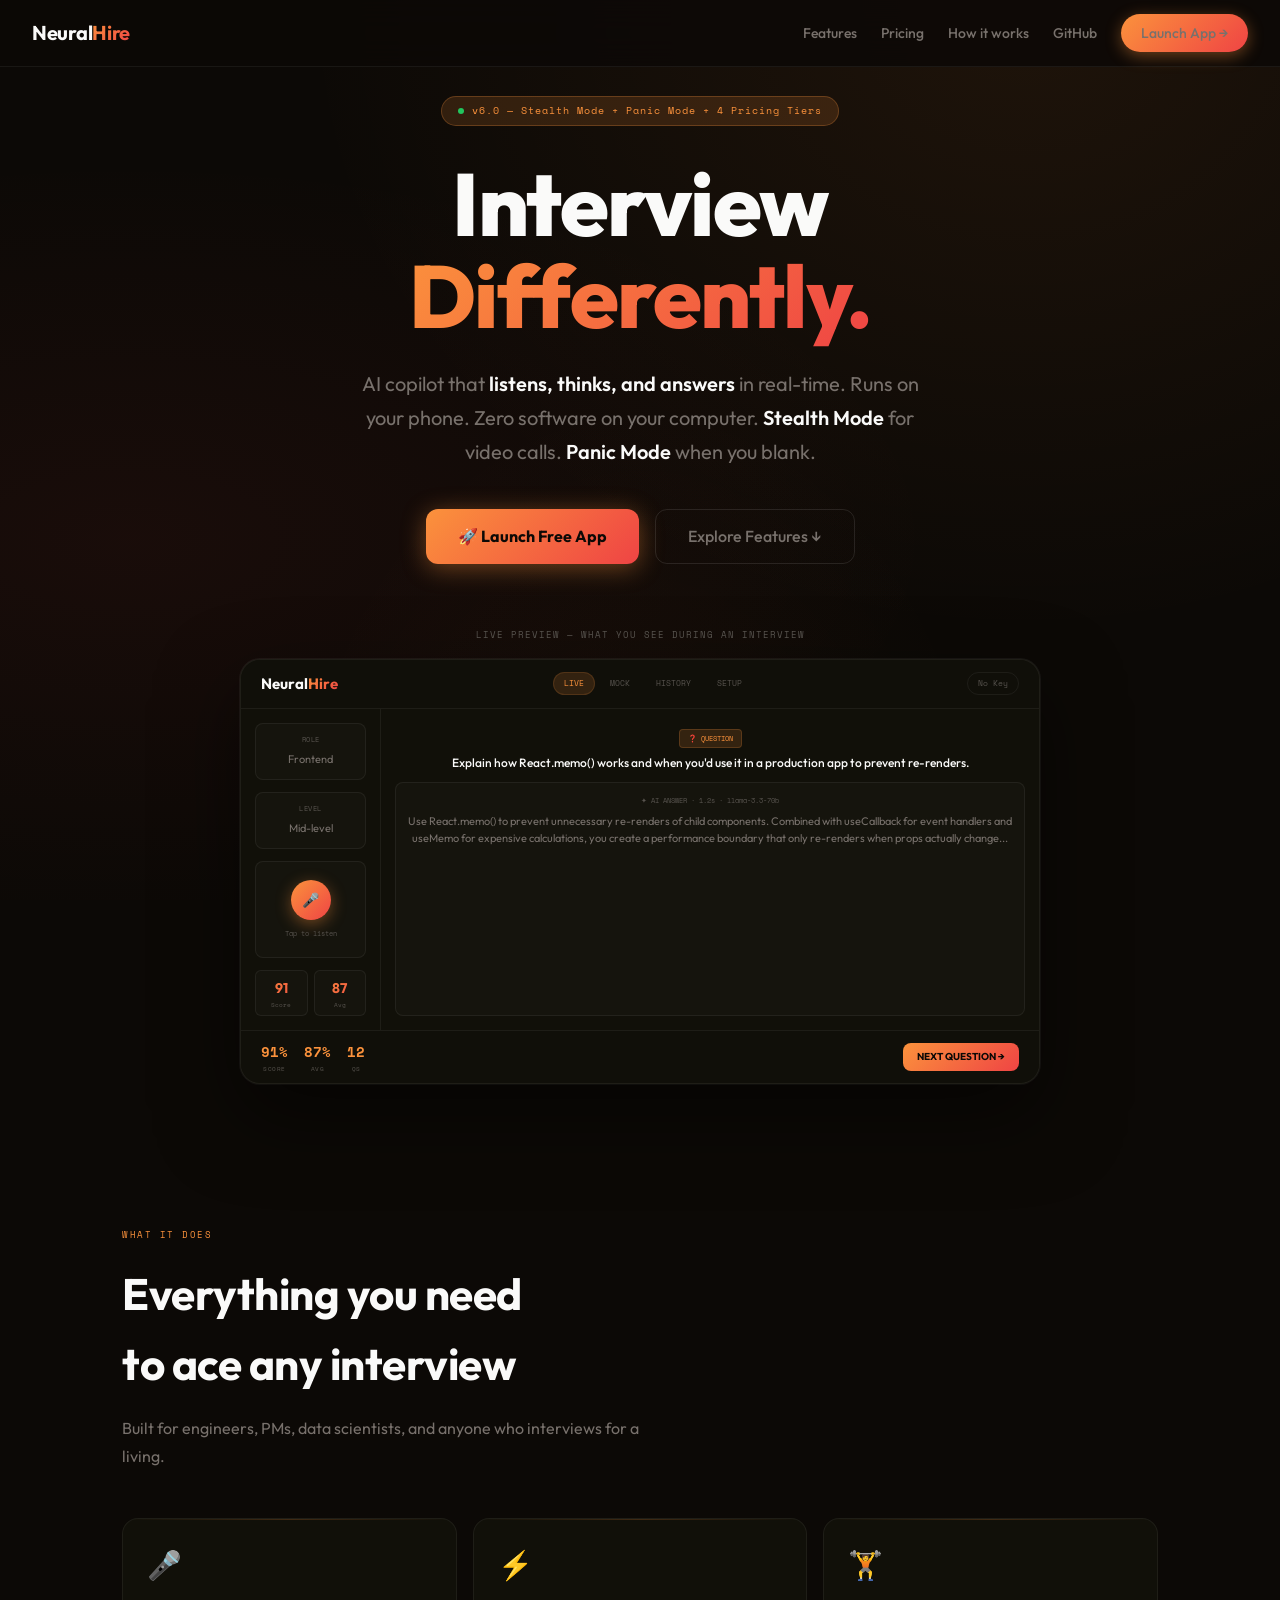
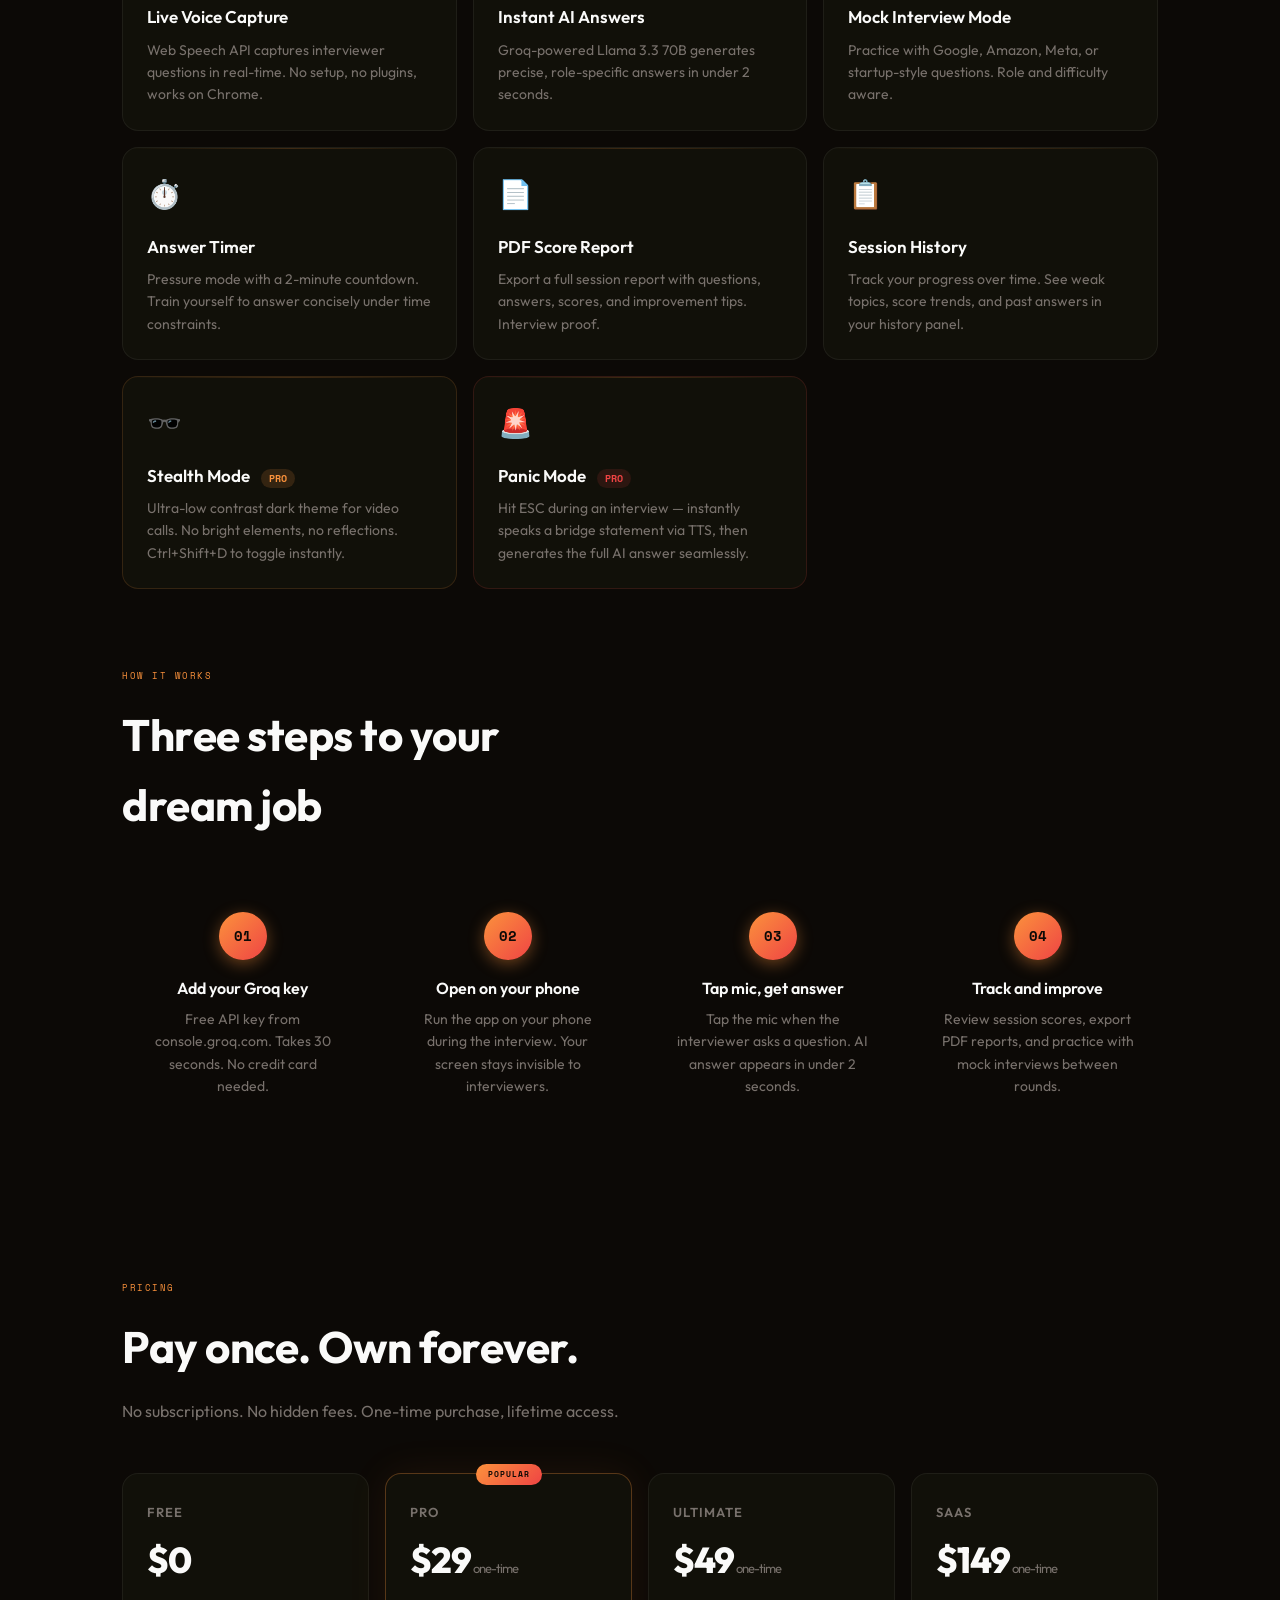
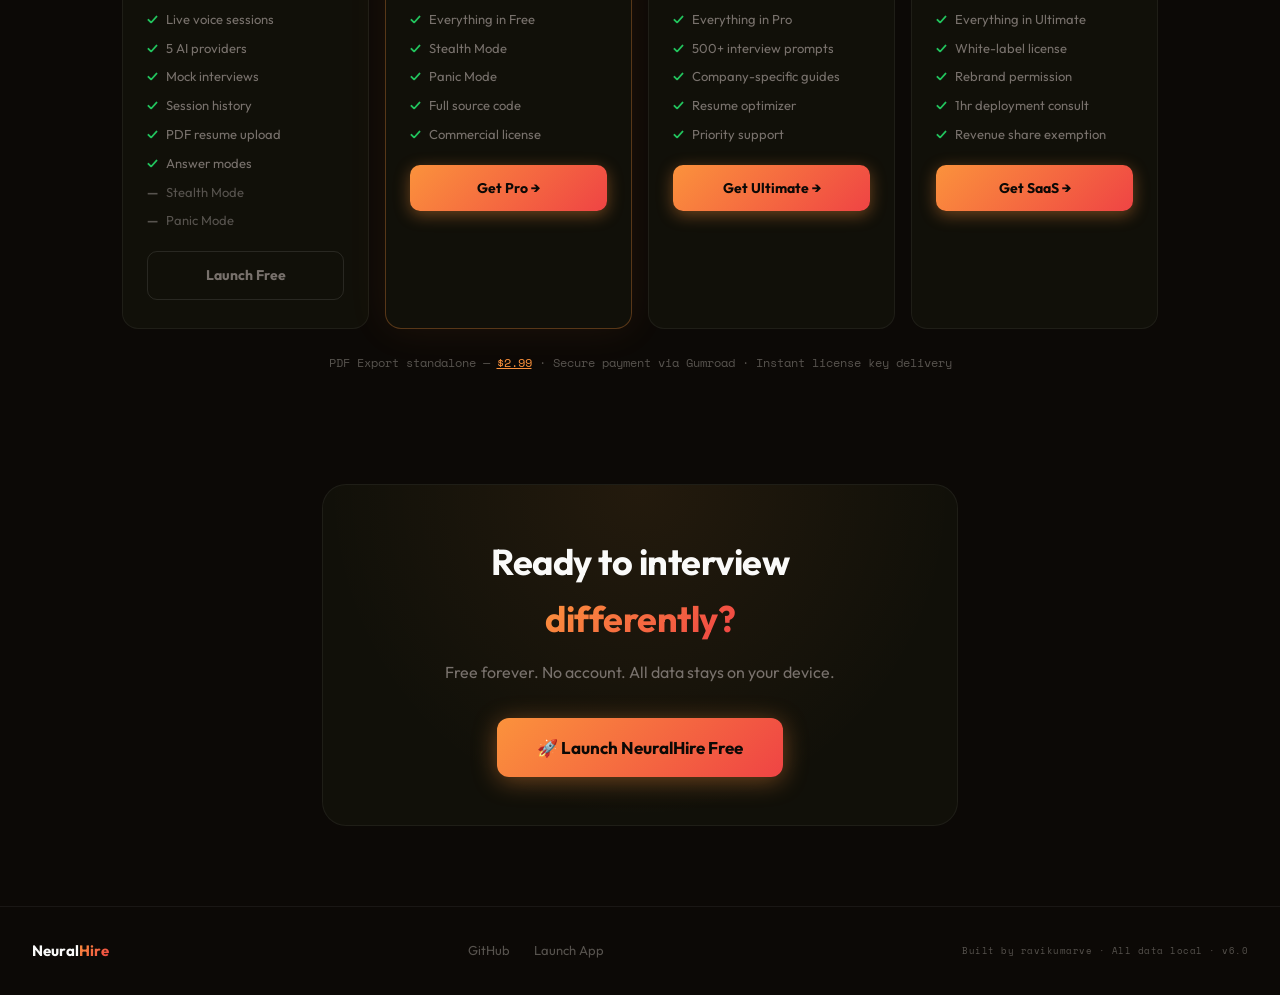
<file: index.html>
<!DOCTYPE html>
<html lang="en">
<head>
  <meta charset="UTF-8">
  <meta name="viewport" content="width=device-width, initial-scale=1.0">
  <title>NeuralHire — AI Interview Copilot</title>
  <meta name="description" content="AI copilot that listens, thinks, and answers in real-time. Runs on your phone. Zero software on your computer.">
  <meta name="theme-color" content="#0c0906">
  <link href="https://fonts.googleapis.com/css2?family=Outfit:wght@300;400;500;600;700;800&family=Space+Mono:wght@400;700&display=swap" rel="stylesheet">
  <style>
    :root {
      --bg: #0c0906;
      --surface: #111009;
      --panel: rgba(255,255,255,0.02);
      --border: rgba(255,255,255,0.06);
      --border2: rgba(255,255,255,0.1);
      --amber: #fb923c;
      --amber-dim: rgba(251,146,60,0.15);
      --amber-glow: rgba(251,146,60,0.4);
      --rose: #ef4444;
      --rose-dim: rgba(239,68,68,0.12);
      --text: #fafaf9;
      --text-muted: #78716c;
      --text-dim: #57534e;
      --success: #22c55e;
      --font: 'Outfit', sans-serif;
      --mono: 'Space Mono', monospace;
    }
    *, *::before, *::after { margin: 0; padding: 0; box-sizing: border-box; }
    html { scroll-behavior: smooth; }
    body {
      background: var(--bg);
      color: var(--text);
      font-family: var(--font);
      font-size: 16px;
      line-height: 1.6;
      -webkit-font-smoothing: antialiased;
      background-image:
        radial-gradient(ellipse at 80% 0%, rgba(251,146,60,0.08) 0%, transparent 50%),
        radial-gradient(ellipse at 10% 60%, rgba(239,68,68,0.06) 0%, transparent 50%),
        radial-gradient(ellipse at 50% 100%, rgba(251,146,60,0.04) 0%, transparent 40%);
      background-attachment: fixed;
    }

    @keyframes float { 0%,100%{transform:translateY(0)} 50%{transform:translateY(-8px)} }
    @keyframes pulse { 0%,100%{opacity:1;transform:scale(1)} 50%{opacity:0.6;transform:scale(1.1)} }
    @keyframes fadeUp { from{opacity:0;transform:translateY(20px)} to{opacity:1;transform:none} }
    @keyframes shimmer { 0%{background-position:0% 50%} 50%{background-position:100% 50%} 100%{background-position:0% 50%} }

    /* NAV */
    nav {
      position: fixed; top: 0; left: 0; right: 0; z-index: 100;
      display: flex; align-items: center; justify-content: space-between;
      padding: .875rem 2rem;
      background: rgba(12,9,6,0.85);
      backdrop-filter: blur(20px);
      border-bottom: 1px solid var(--border);
    }
    .nav-brand { font-size: 1.25rem; font-weight: 700; letter-spacing: -0.3px; }
    .nav-brand .n { color: var(--text); }
    .nav-brand .h { background: linear-gradient(135deg, var(--amber), var(--rose)); -webkit-background-clip: text; -webkit-text-fill-color: transparent; background-clip: text; }
    .nav-links { display: flex; align-items: center; gap: 1.5rem; }
    .nav-links a { font-size: .875rem; color: var(--text-muted); text-decoration: none; transition: color .2s; font-weight: 500; }
    .nav-links a:hover { color: var(--text); }
    .nav-cta {
      padding: .5rem 1.25rem; border-radius: 100px;
      background: linear-gradient(135deg, var(--amber), var(--rose));
      color: var(--bg); font-size: .875rem; font-weight: 700;
      text-decoration: none; transition: all .2s;
      box-shadow: 0 4px 16px var(--amber-glow);
    }
    .nav-cta:hover { transform: translateY(-1px); box-shadow: 0 6px 24px var(--amber-glow); }

    /* HERO */
    .hero {
      min-height: 100vh; display: flex; flex-direction: column;
      align-items: center; justify-content: center;
      padding: 6rem 2rem 4rem; text-align: center;
    }
    .hero-badge {
      display: inline-flex; align-items: center; gap: .5rem;
      font-family: var(--mono); font-size: .625rem; letter-spacing: 1px;
      color: var(--amber); background: var(--amber-dim);
      border: 1px solid rgba(251,146,60,0.25);
      padding: .375rem 1rem; border-radius: 100px; margin-bottom: 2rem;
      animation: fadeUp .6s ease;
    }
    .live-dot { width: 6px; height: 6px; border-radius: 50%; background: var(--success); animation: pulse 2s infinite; }
    .hero h1 {
      font-size: clamp(2.5rem, 7vw, 5.5rem); font-weight: 800;
      line-height: 1.05; letter-spacing: -1.5px; margin-bottom: 1.5rem;
      animation: fadeUp .6s ease .1s both;
    }
    .hero h1 .grad {
      background: linear-gradient(135deg, var(--amber), var(--rose), var(--amber));
      background-size: 200% 200%;
      -webkit-background-clip: text; -webkit-text-fill-color: transparent;
      background-clip: text;
      animation: shimmer 4s ease infinite;
    }
    .hero-sub {
      font-size: clamp(1rem, 2.5vw, 1.25rem); color: var(--text-muted);
      max-width: 560px; margin: 0 auto 2.5rem;
      animation: fadeUp .6s ease .2s both;
      line-height: 1.7;
    }
    .hero-sub strong { color: var(--text); font-weight: 600; }
    .hero-actions { display: flex; gap: 1rem; justify-content: center; flex-wrap: wrap; animation: fadeUp .6s ease .3s both; }
    .btn-primary {
      display: inline-flex; align-items: center; gap: .5rem;
      padding: .875rem 2rem; border-radius: 12px;
      background: linear-gradient(135deg, var(--amber), var(--rose));
      color: var(--bg); font-size: 1rem; font-weight: 700;
      text-decoration: none; transition: all .2s;
      box-shadow: 0 4px 24px var(--amber-glow);
    }
    .btn-primary:hover { transform: translateY(-2px); box-shadow: 0 8px 32px var(--amber-glow); }
    .btn-ghost {
      display: inline-flex; align-items: center; gap: .5rem;
      padding: .875rem 2rem; border-radius: 12px;
      background: transparent; border: 1px solid var(--border2);
      color: var(--text-muted); font-size: 1rem; font-weight: 500;
      text-decoration: none; transition: all .2s;
    }
    .btn-ghost:hover { border-color: var(--amber-dim); color: var(--amber); }

    /* MOCK UI PREVIEW */
    .preview-wrap {
      margin-top: 4rem; width: 100%; max-width: 800px;
      animation: fadeUp .8s ease .4s both;
    }
    .preview-label {
      font-family: var(--mono); font-size: .5625rem; color: var(--text-dim);
      letter-spacing: 1px; text-transform: uppercase; text-align: center;
      margin-bottom: 1rem;
    }
    .preview {
      background: var(--surface); border: 1px solid var(--border);
      border-radius: 20px; overflow: hidden;
      box-shadow: 0 32px 80px rgba(0,0,0,0.5), 0 0 0 1px var(--border);
    }
    .preview-bar {
      display: flex; align-items: center; justify-content: space-between;
      padding: .75rem 1.25rem;
      background: rgba(17,16,9,0.8); border-bottom: 1px solid var(--border);
    }
    .preview-brand { font-weight: 700; font-size: .9375rem; }
    .preview-brand .h { background: linear-gradient(135deg, var(--amber), var(--rose)); -webkit-background-clip: text; -webkit-text-fill-color: transparent; background-clip: text; }
    .preview-pills { display: flex; gap: .25rem; }
    .preview-pill {
      font-family: var(--mono); font-size: .5rem; padding: .25rem .625rem;
      border-radius: 100px; border: 1px solid transparent; color: var(--text-dim);
    }
    .preview-pill.on { color: var(--amber); border-color: var(--amber-dim); background: var(--amber-dim); }
    .preview-body { display: flex; }
    .preview-left { width: 140px; border-right: 1px solid var(--border); padding: .875rem; display: flex; flex-direction: column; gap: .75rem; }
    .preview-section { background: var(--panel); border: 1px solid var(--border); border-radius: 8px; padding: .625rem; }
    .preview-slabel { font-family: var(--mono); font-size: .45rem; color: var(--text-dim); letter-spacing: .5px; text-transform: uppercase; margin-bottom: .375rem; }
    .preview-sel { font-size: .6875rem; color: var(--text-muted); }
    .preview-mic { display: flex; flex-direction: column; align-items: center; gap: .5rem; padding: .5rem 0; }
    .preview-micbtn {
      width: 40px; height: 40px; border-radius: 50%;
      background: linear-gradient(135deg, var(--amber), var(--rose));
      display: flex; align-items: center; justify-content: center;
      font-size: .875rem;
      box-shadow: 0 4px 16px var(--amber-glow);
      animation: float 3s ease-in-out infinite;
    }
    .preview-miclabel { font-family: var(--mono); font-size: .4375rem; color: var(--text-dim); }
    .preview-scores { display: flex; gap: .375rem; }
    .preview-score { flex: 1; background: var(--panel); border: 1px solid var(--border); border-radius: 6px; padding: .375rem; text-align: center; }
    .preview-sval { font-size: .875rem; font-weight: 700; background: linear-gradient(135deg, var(--amber), var(--rose)); -webkit-background-clip: text; -webkit-text-fill-color: transparent; background-clip: text; }
    .preview-skey { font-family: var(--mono); font-size: .375rem; color: var(--text-dim); }
    .preview-right { flex: 1; padding: .875rem; display: flex; flex-direction: column; gap: .625rem; }
    .preview-qtag { font-family: var(--mono); font-size: .45rem; color: var(--amber); background: var(--amber-dim); border: 1px solid rgba(251,146,60,0.2); padding: .2rem .5rem; border-radius: 4px; display: inline-block; margin-bottom: .375rem; }
    .preview-qtext { font-size: .75rem; color: var(--text); line-height: 1.5; font-weight: 500; }
    .preview-abox { background: var(--panel); border: 1px solid var(--border); border-radius: 8px; padding: .75rem; flex: 1; }
    .preview-atag { font-family: var(--mono); font-size: .4375rem; color: var(--text-dim); margin-bottom: .375rem; }
    .preview-atext { font-size: .6875rem; color: var(--text-muted); line-height: 1.6; }
    .preview-footer {
      display: flex; align-items: center; justify-content: space-between;
      padding: .625rem 1.25rem; background: rgba(17,16,9,0.8);
      border-top: 1px solid var(--border);
    }
    .preview-stats { display: flex; gap: 1rem; }
    .preview-stat { text-align: center; }
    .preview-stat-val { font-family: var(--mono); font-size: .875rem; font-weight: 700; color: var(--amber); }
    .preview-stat-key { font-family: var(--mono); font-size: .375rem; color: var(--text-dim); text-transform: uppercase; letter-spacing: .5px; }
    .preview-btn {
      padding: .375rem .875rem; border-radius: 8px;
      background: linear-gradient(135deg, var(--amber), var(--rose));
      color: var(--bg); font-size: .625rem; font-weight: 700;
      font-family: var(--font);
    }

    /* FEATURES */
    .section { padding: 5rem 2rem; max-width: 1100px; margin: 0 auto; }
    .section-tag {
      font-family: var(--mono); font-size: .5625rem; letter-spacing: 1.5px;
      color: var(--amber); text-transform: uppercase; margin-bottom: 1rem;
    }
    .section-title { font-size: clamp(1.75rem, 4vw, 2.75rem); font-weight: 700; letter-spacing: -0.5px; margin-bottom: 1rem; }
    .section-sub { font-size: 1rem; color: var(--text-muted); max-width: 520px; line-height: 1.7; }
    .features-grid { display: grid; grid-template-columns: repeat(auto-fit, minmax(280px, 1fr)); gap: 1rem; margin-top: 3rem; }
    .feature-card {
      background: var(--surface); border: 1px solid var(--border);
      border-radius: 16px; padding: 1.5rem;
      transition: all .2s; position: relative; overflow: hidden;
    }
    .feature-card::before { content: ''; position: absolute; top: 0; left: 0; right: 0; height: 1px; background: linear-gradient(90deg, transparent, rgba(251,146,60,0.2), transparent); }
    .feature-card:hover { border-color: rgba(251,146,60,0.2); transform: translateY(-2px); box-shadow: 0 8px 32px rgba(0,0,0,0.3); }
    .feature-icon { font-size: 1.75rem; margin-bottom: 1rem; display: block; }
    .feature-title { font-size: 1.0625rem; font-weight: 600; margin-bottom: .5rem; }
    .feature-desc { font-size: .875rem; color: var(--text-muted); line-height: 1.6; }

    /* HOW IT WORKS */
    .steps { display: grid; grid-template-columns: repeat(auto-fit, minmax(200px, 1fr)); gap: 1.5rem; margin-top: 3rem; }
    .step { text-align: center; padding: 1.5rem; }
    .step-num {
      width: 48px; height: 48px; border-radius: 50%; margin: 0 auto 1rem;
      background: linear-gradient(135deg, var(--amber), var(--rose));
      display: flex; align-items: center; justify-content: center;
      font-family: var(--mono); font-size: .875rem; font-weight: 700;
      color: var(--bg); box-shadow: 0 4px 16px var(--amber-glow);
    }
    .step-title { font-size: 1rem; font-weight: 600; margin-bottom: .375rem; }
    .step-desc { font-size: .875rem; color: var(--text-muted); }

    /* CTA SECTION */
    .cta-section {
      margin: 2rem auto 5rem; max-width: 700px; text-align: center; padding: 0 2rem;
    }
    .cta-box {
      background: var(--surface); border: 1px solid var(--border);
      border-radius: 24px; padding: 3rem 2rem;
      position: relative; overflow: hidden;
    }
    .cta-box::before {
      content: ''; position: absolute; inset: 0;
      background: radial-gradient(ellipse at 50% 0%, rgba(251,146,60,0.08) 0%, transparent 70%);
    }
    .cta-box h2 { font-size: clamp(1.5rem, 4vw, 2.25rem); font-weight: 700; letter-spacing: -0.5px; margin-bottom: .75rem; position: relative; }
    .cta-box p { color: var(--text-muted); margin-bottom: 2rem; position: relative; }
    .cta-box .btn-primary { position: relative; font-size: 1.0625rem; padding: 1rem 2.5rem; }

/* FOOTER */
footer {
  border-top: 1px solid var(--border);
  padding: 2rem;
  display: flex;
  align-items: center;
  justify-content: space-between;
  flex-wrap: wrap;
  gap: 1rem;
}

/* PRICING */
.pricing-grid {
  display: grid;
  grid-template-columns: repeat(auto-fit, minmax(220px, 1fr));
  gap: 1rem;
  margin-top: 3rem;
}
.pricing-card {
  background: var(--surface);
  border: 1px solid var(--border);
  border-radius: 16px;
  padding: 1.75rem 1.5rem;
  position: relative;
  transition: all .2s;
}
.pricing-card:hover {
  border-color: rgba(251,146,60,0.2);
  transform: translateY(-2px);
  box-shadow: 0 8px 32px rgba(0,0,0,0.3);
}
.pricing-card.popular {
  border-color: rgba(251,146,60,0.3);
  box-shadow: 0 0 40px rgba(251,146,60,0.08);
}
.pricing-badge {
  position: absolute;
  top: -0.625rem;
  left: 50%;
  transform: translateX(-50%);
  font-family: var(--mono);
  font-size: .5rem;
  letter-spacing: 1px;
  color: var(--bg);
  background: linear-gradient(135deg, var(--amber), var(--rose));
  padding: .25rem .75rem;
  border-radius: 100px;
  font-weight: 700;
}
.pricing-tier {
  font-size: .8125rem;
  font-weight: 600;
  color: var(--text-muted);
  text-transform: uppercase;
  letter-spacing: 1px;
  margin-bottom: .5rem;
}
.pricing-price {
  font-size: 2.25rem;
  font-weight: 800;
  letter-spacing: -1px;
  margin-bottom: .25rem;
}
.pricing-price span {
  font-size: .8125rem;
  font-weight: 400;
  color: var(--text-muted);
}
.pricing-features {
  list-style: none;
  padding: 0;
  margin: 1.25rem 0;
  display: flex;
  flex-direction: column;
  gap: .5rem;
}
.pricing-features li {
  font-size: .8125rem;
  color: var(--text-muted);
  display: flex;
  align-items: flex-start;
  gap: .5rem;
}
.pricing-features li::before {
  content: '✓';
  color: var(--success);
  font-weight: 700;
  flex-shrink: 0;
}
.pricing-features li.locked {
  color: var(--text-dim);
}
.pricing-features li.locked::before {
  content: '—';
  color: var(--text-dim);
}
.pricing-btn {
  display: block;
  width: 100%;
  padding: .75rem;
  border-radius: 10px;
  font-size: .875rem;
  font-weight: 700;
  text-align: center;
  text-decoration: none;
  transition: all .2s;
  cursor: pointer;
  border: none;
}
.pricing-btn.primary {
  background: linear-gradient(135deg, var(--amber), var(--rose));
  color: var(--bg);
  box-shadow: 0 4px 16px var(--amber-glow);
}
.pricing-btn.primary:hover {
  transform: translateY(-1px);
  box-shadow: 0 6px 24px var(--amber-glow);
}
.pricing-btn.ghost {
  background: transparent;
  border: 1px solid var(--border2);
  color: var(--text-muted);
}
.pricing-btn.ghost:hover {
  border-color: var(--amber-dim);
  color: var(--amber);
}
.pricing-btn:disabled {
  opacity: .5;
  cursor: default;
  transform: none !important;
  box-shadow: none !important;
}
    .footer-brand { font-weight: 700; font-size: .9375rem; }
    .footer-brand .h { background: linear-gradient(135deg, var(--amber), var(--rose)); -webkit-background-clip: text; -webkit-text-fill-color: transparent; background-clip: text; }
    .footer-links { display: flex; gap: 1.5rem; }
    .footer-links a { font-size: .8125rem; color: var(--text-dim); text-decoration: none; transition: color .2s; }
    .footer-links a:hover { color: var(--amber); }
    .footer-note { font-family: var(--mono); font-size: .5625rem; color: var(--text-dim); letter-spacing: .5px; }

    @media (max-width: 640px) {
      nav { padding: .75rem 1.25rem; }
      .nav-links { display: none; }
      .preview-left { width: 110px; }
      footer { flex-direction: column; align-items: flex-start; }
    }
  </style>
</head>
<body>

<nav>
  <div class="nav-brand"><span class="n">Neural</span><span class="h">Hire</span></div>
<div class="nav-links">
<a href="#features">Features</a>
<a href="#pricing">Pricing</a>
<a href="#how">How it works</a>
<a href="https://github.com/ravikumarve/neuralhire" target="_blank">GitHub</a>
<a href="app/index.html" class="nav-cta">Launch App →</a>
</div>
</nav>

<!-- HERO -->
<section class="hero">
  <div class="hero-badge"><div class="live-dot"></div>v6.0 — Stealth Mode + Panic Mode + 4 Pricing Tiers</div>

  <h1>Interview<br><span class="grad">Differently.</span></h1>

<p class="hero-sub">
AI copilot that <strong>listens, thinks, and answers</strong> in real-time.
Runs on your phone. Zero software on your computer.
<strong>Stealth Mode</strong> for video calls. <strong>Panic Mode</strong> when you blank.
</p>

  <div class="hero-actions">
    <a href="app/index.html" class="btn-primary">🚀 Launch Free App</a>
    <a href="#features" class="btn-ghost">Explore Features ↓</a>
  </div>

  <!-- Mini UI Preview -->
  <div class="preview-wrap">
    <div class="preview-label">Live preview — what you see during an interview</div>
    <div class="preview">
      <div class="preview-bar">
        <div class="preview-brand">Neural<span class="h">Hire</span></div>
        <div class="preview-pills">
          <div class="preview-pill on">LIVE</div>
          <div class="preview-pill">MOCK</div>
          <div class="preview-pill">HISTORY</div>
          <div class="preview-pill">SETUP</div>
        </div>
        <div style="font-family:var(--mono);font-size:.5rem;color:var(--text-dim);padding:.25rem .625rem;border:1px solid var(--border);border-radius:100px">No Key</div>
      </div>
      <div class="preview-body">
        <div class="preview-left">
          <div class="preview-section">
            <div class="preview-slabel">Role</div>
            <div class="preview-sel">Frontend</div>
          </div>
          <div class="preview-section">
            <div class="preview-slabel">Level</div>
            <div class="preview-sel">Mid-level</div>
          </div>
          <div class="preview-section">
            <div class="preview-mic">
              <div class="preview-micbtn">🎤</div>
              <div class="preview-miclabel">Tap to listen</div>
            </div>
          </div>
          <div class="preview-scores">
            <div class="preview-score"><div class="preview-sval">91</div><div class="preview-skey">Score</div></div>
            <div class="preview-score"><div class="preview-sval">87</div><div class="preview-skey">Avg</div></div>
          </div>
        </div>
        <div class="preview-right">
          <div>
            <div class="preview-qtag">❓ QUESTION</div>
            <div class="preview-qtext">Explain how React.memo() works and when you'd use it in a production app to prevent re-renders.</div>
          </div>
          <div class="preview-abox">
            <div class="preview-atag">✦ AI ANSWER · 1.2s · llama-3.3-70b</div>
            <div class="preview-atext">Use React.memo() to prevent unnecessary re-renders of child components. Combined with useCallback for event handlers and useMemo for expensive calculations, you create a performance boundary that only re-renders when props actually change...</div>
          </div>
        </div>
      </div>
      <div class="preview-footer">
        <div class="preview-stats">
          <div class="preview-stat"><div class="preview-stat-val">91%</div><div class="preview-stat-key">Score</div></div>
          <div class="preview-stat"><div class="preview-stat-val">87%</div><div class="preview-stat-key">Avg</div></div>
          <div class="preview-stat"><div class="preview-stat-val">12</div><div class="preview-stat-key">Qs</div></div>
        </div>
        <div class="preview-btn">NEXT QUESTION →</div>
      </div>
    </div>
  </div>
</section>

<!-- FEATURES -->
<section class="section" id="features">
  <div class="section-tag">What it does</div>
  <div class="section-title">Everything you need<br>to ace any interview</div>
  <p class="section-sub">Built for engineers, PMs, data scientists, and anyone who interviews for a living.</p>

  <div class="features-grid">
    <div class="feature-card">
      <span class="feature-icon">🎤</span>
      <div class="feature-title">Live Voice Capture</div>
      <div class="feature-desc">Web Speech API captures interviewer questions in real-time. No setup, no plugins, works on Chrome.</div>
    </div>
    <div class="feature-card">
      <span class="feature-icon">⚡</span>
      <div class="feature-title">Instant AI Answers</div>
      <div class="feature-desc">Groq-powered Llama 3.3 70B generates precise, role-specific answers in under 2 seconds.</div>
    </div>
    <div class="feature-card">
      <span class="feature-icon">🏋️</span>
      <div class="feature-title">Mock Interview Mode</div>
      <div class="feature-desc">Practice with Google, Amazon, Meta, or startup-style questions. Role and difficulty aware.</div>
    </div>
    <div class="feature-card">
      <span class="feature-icon">⏱️</span>
      <div class="feature-title">Answer Timer</div>
      <div class="feature-desc">Pressure mode with a 2-minute countdown. Train yourself to answer concisely under time constraints.</div>
    </div>
    <div class="feature-card">
      <span class="feature-icon">📄</span>
      <div class="feature-title">PDF Score Report</div>
      <div class="feature-desc">Export a full session report with questions, answers, scores, and improvement tips. Interview proof.</div>
    </div>
  <div class="feature-card">
    <span class="feature-icon">📋</span>
    <div class="feature-title">Session History</div>
    <div class="feature-desc">Track your progress over time. See weak topics, score trends, and past answers in your history panel.</div>
  </div>
  <div class="feature-card" style="border-color:rgba(251,146,60,0.15)">
    <span class="feature-icon">🕶️</span>
    <div class="feature-title">Stealth Mode <span style="font-size:.625rem;font-family:var(--mono);color:var(--amber);background:var(--amber-dim);padding:.125rem .5rem;border-radius:100px;margin-left:.5rem">PRO</span></div>
    <div class="feature-desc">Ultra-low contrast dark theme for video calls. No bright elements, no reflections. Ctrl+Shift+D to toggle instantly.</div>
  </div>
  <div class="feature-card" style="border-color:rgba(239,68,68,0.15)">
    <span class="feature-icon">🚨</span>
    <div class="feature-title">Panic Mode <span style="font-size:.625rem;font-family:var(--mono);color:var(--rose);background:var(--rose-dim);padding:.125rem .5rem;border-radius:100px;margin-left:.5rem">PRO</span></div>
    <div class="feature-desc">Hit ESC during an interview — instantly speaks a bridge statement via TTS, then generates the full AI answer seamlessly.</div>
  </div>
  </div>
</section>

<!-- HOW IT WORKS -->
<section class="section" id="how" style="padding-top:0">
  <div class="section-tag">How it works</div>
  <div class="section-title">Three steps to your<br>dream job</div>

  <div class="steps">
    <div class="step">
      <div class="step-num">01</div>
      <div class="step-title">Add your Groq key</div>
      <div class="step-desc">Free API key from console.groq.com. Takes 30 seconds. No credit card needed.</div>
    </div>
    <div class="step">
      <div class="step-num">02</div>
      <div class="step-title">Open on your phone</div>
      <div class="step-desc">Run the app on your phone during the interview. Your screen stays invisible to interviewers.</div>
    </div>
    <div class="step">
      <div class="step-num">03</div>
      <div class="step-title">Tap mic, get answer</div>
      <div class="step-desc">Tap the mic when the interviewer asks a question. AI answer appears in under 2 seconds.</div>
    </div>
    <div class="step">
      <div class="step-num">04</div>
      <div class="step-title">Track and improve</div>
      <div class="step-desc">Review session scores, export PDF reports, and practice with mock interviews between rounds.</div>
    </div>
  </div>
</section>

<!-- PRICING -->
<section class="section" id="pricing">
  <div class="section-tag">Pricing</div>
  <div class="section-title">Pay once. Own forever.</div>
  <p class="section-sub">No subscriptions. No hidden fees. One-time purchase, lifetime access.</p>

  <div class="pricing-grid">
    <div class="pricing-card">
      <div class="pricing-tier">Free</div>
      <div class="pricing-price">$0</div>
      <ul class="pricing-features">
        <li>Live voice sessions</li>
        <li>5 AI providers</li>
        <li>Mock interviews</li>
        <li>Session history</li>
        <li>PDF resume upload</li>
        <li>Answer modes</li>
        <li class="locked">Stealth Mode</li>
        <li class="locked">Panic Mode</li>
      </ul>
      <a href="app/index.html" class="pricing-btn ghost">Launch Free</a>
    </div>
    <div class="pricing-card popular">
      <div class="pricing-badge">POPULAR</div>
      <div class="pricing-tier">Pro</div>
      <div class="pricing-price">$29<span> one-time</span></div>
      <ul class="pricing-features">
        <li>Everything in Free</li>
        <li>Stealth Mode</li>
        <li>Panic Mode</li>
        <li>Full source code</li>
        <li>Commercial license</li>
      </ul>
      <a href="https://gum.co/neuralhire-self-host" target="_blank" class="pricing-btn primary">Get Pro →</a>
    </div>
    <div class="pricing-card">
      <div class="pricing-tier">Ultimate</div>
      <div class="pricing-price">$49<span> one-time</span></div>
      <ul class="pricing-features">
        <li>Everything in Pro</li>
        <li>500+ interview prompts</li>
        <li>Company-specific guides</li>
        <li>Resume optimizer</li>
        <li>Priority support</li>
      </ul>
      <a href="https://gum.co/neuralhire-ultimate" target="_blank" class="pricing-btn primary">Get Ultimate →</a>
    </div>
    <div class="pricing-card">
      <div class="pricing-tier">SaaS</div>
      <div class="pricing-price">$149<span> one-time</span></div>
      <ul class="pricing-features">
        <li>Everything in Ultimate</li>
        <li>White-label license</li>
        <li>Rebrand permission</li>
        <li>1hr deployment consult</li>
        <li>Revenue share exemption</li>
      </ul>
      <a href="https://gum.co/neuralhire-saas" target="_blank" class="pricing-btn primary">Get SaaS →</a>
    </div>
  </div>
  <p style="text-align:center;margin-top:1.5rem;font-size:.75rem;color:var(--text-dim);font-family:var(--mono)">PDF Export standalone — <a href="https://gum.co/neuralhire-pdf-export" target="_blank" style="color:var(--amber)">$2.99</a> · Secure payment via Gumroad · Instant license key delivery</p>
</section>

<!-- CTA -->
<div class="cta-section">
  <div class="cta-box">
    <h2>Ready to interview<br><span style="background:linear-gradient(135deg,var(--amber),var(--rose));-webkit-background-clip:text;-webkit-text-fill-color:transparent;background-clip:text">differently?</span></h2>
    <p>Free forever. No account. All data stays on your device.</p>
    <a href="app/index.html" class="btn-primary">🚀 Launch NeuralHire Free</a>
  </div>
</div>

<!-- FOOTER -->
<footer>
  <div class="footer-brand">Neural<span class="h">Hire</span></div>
  <div class="footer-links">
    <a href="https://github.com/ravikumarve/neuralhire" target="_blank">GitHub</a>
    <a href="app/index.html">Launch App</a>
  </div>
  <div class="footer-note">Built by ravikumarve · All data local · v6.0</div>
</footer>

</body>
</html>
</file>
